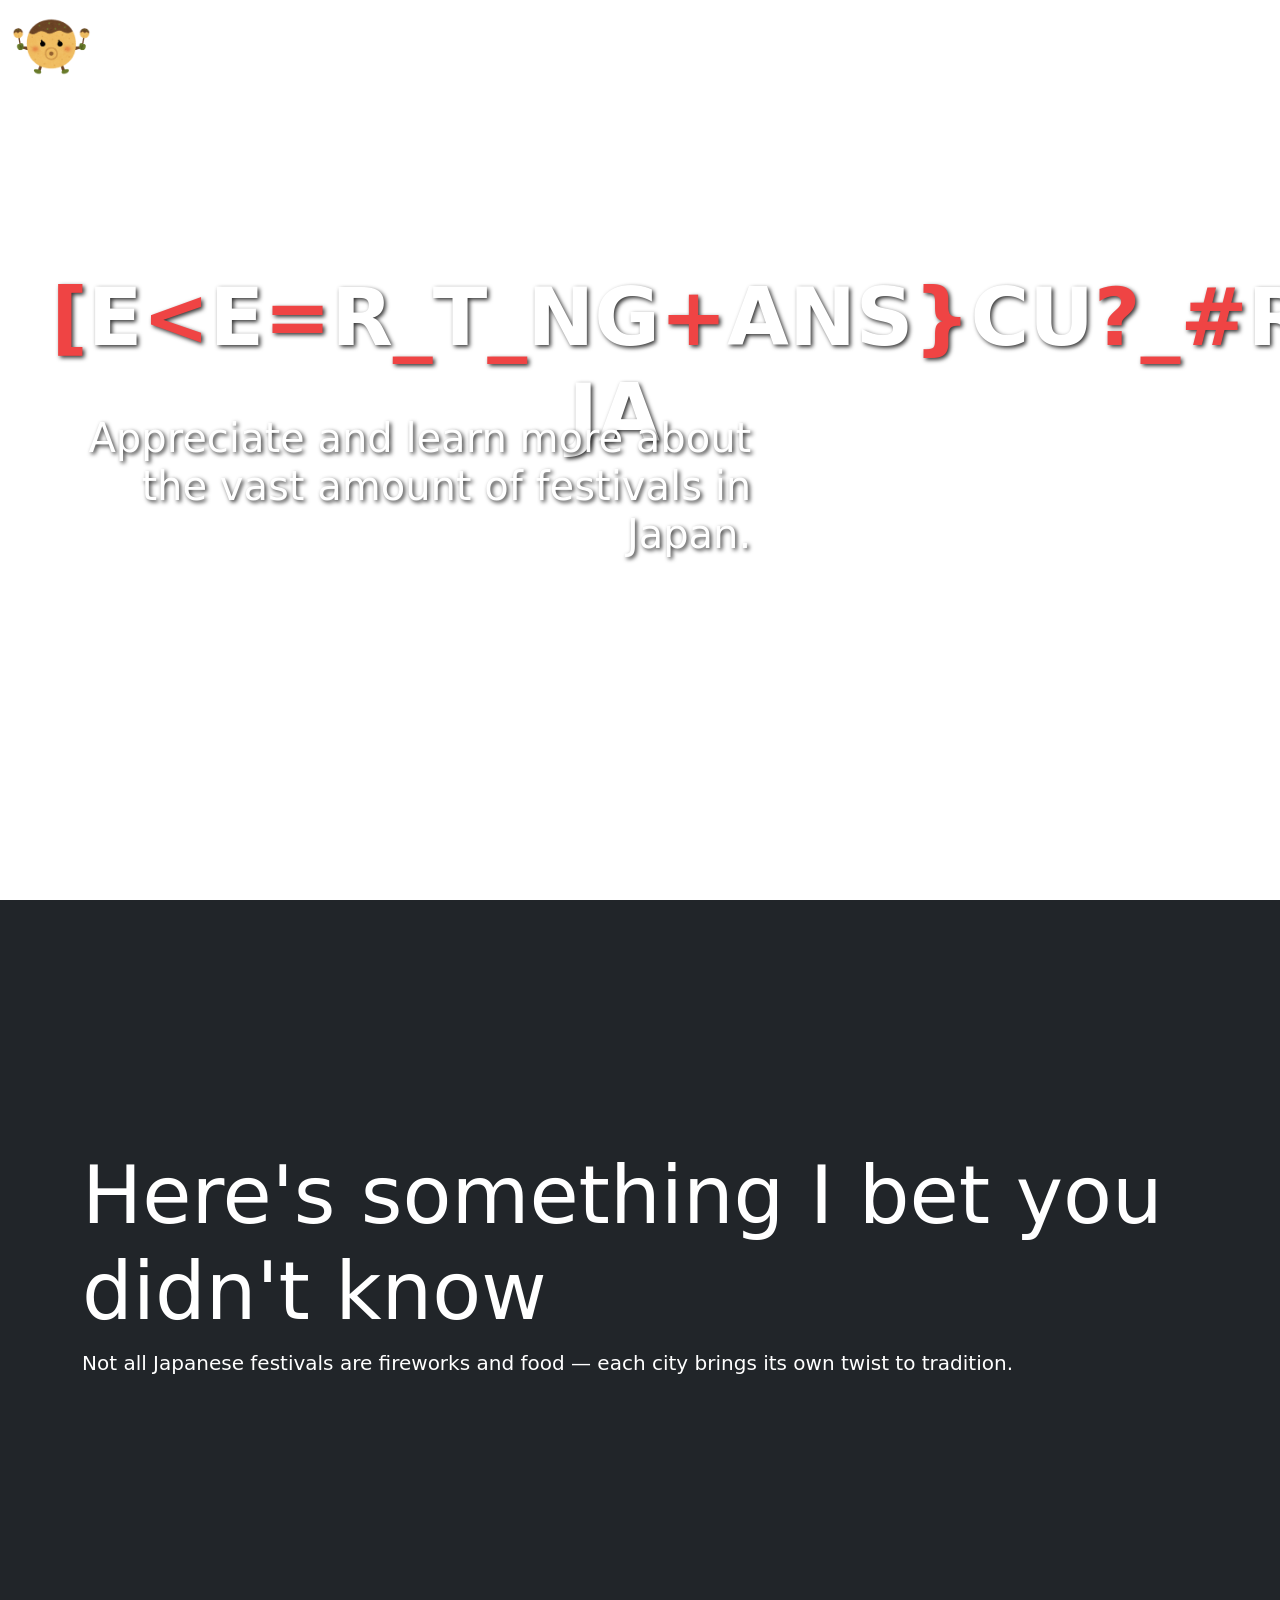
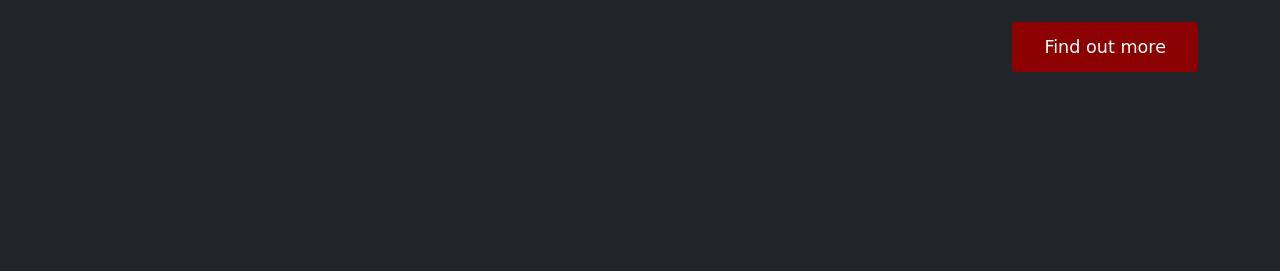
<file: index.html>
<!doctype html>
<html lang="en">
<head>
  <!-- Required meta tags -->
  <meta charset="utf-8">
  <meta name="viewport" content="width=device-width, initial-scale=1">

  <!-- Bootstrap CSS -->
  <link href="https://cdn.jsdelivr.net/npm/bootstrap@5.3.3/dist/css/bootstrap.min.css" rel="stylesheet" integrity="sha384-QWTKZyjpPEjISv5WaRU9OFeRpok6YctnYmDr5pNlyT2bRjXh0JMhjY6hW+ALEwIH" crossorigin="anonymous">

  <!-- font -->
  <link rel="preconnect" href="https://fonts.googleapis.com">
  <link rel="preconnect" href="https://fonts.gstatic.com" crossorigin>
  <link href="https://fonts.googleapis.com/css2?family=Saira+Condensed:wght@100;200;300;400;500;600;700;800;900&display=swap" rel="stylesheet">

  <!--style.css-->
  <link rel="stylesheet" href="style.css">
<title>Index.html</title>
</head>
<body>

  <!-- navbar -->
  <nav class="navbar fixed-top navbar-expand-lg navbar-dark scrolling-navbar saira-condensed-regular" aria-label="Main navigation"> 
      <div class="container-fluid">
          <a class="navbar-brand" href="index.html">
              <img src="image/character_takoyaki.png" alt="Takoyaki Character">
          </a>
          
          <button class="navbar-toggler" type="button" data-bs-toggle="collapse" data-bs-target="#navbarSupportedContent" aria-controls="navbarSupportedContent" aria-expanded="false" aria-label="Toggle navigation">
              <span class="navbar-toggler-icon"></span>
          </button>
          
          <div class="collapse navbar-collapse" id="navbarSupportedContent">
              <ul class="navbar-nav ms-auto">
                  <li class="nav-item">
                      <a class="nav-link active" href="index.html"><strong>Home</strong></a>
                  </li>
                  <li class="nav-item">
                      <a class="nav-link" href="content.html">Content</a>
                  </li>
                  <li class="nav-item">
                      <a class="nav-link" href="form.html">Feedback</a>
                  </li>
              </ul>
          </div>
      </div>
  </nav>

  <main> <!-- ADDED: Main semantic tag -->
    <!-- Video background and words first page -->
    <div class="wrapper">
      <video class="videoR" autoplay muted playsinline loop aria-hidden="true"> 
        <source src="videos/shrine2_compressed.mp4" type="video/mp4"> 
      </video>
    </div>
    
    <div class="container">
        <h1 class='text-xs-center text-lg-right display-1 fw-bold d-flex saira-condensed-thin mainTextP' id="mainText" aria-live="polite">CELEBRATING JAPANS CULTURE</h1>
        <!-- Navigating through the different types of festivals in japan -->
        <div class="col-xs-12">            
            <p class="text-xs-center text-lg-right display-6 d-flex saira-condensed-thin subTextP overflow">Appreciate and learn more about the vast amount of festivals in Japan.</p>
        </div>  
    </div> 

    <section class="bg-dark text-white py-5">
        <div class="container spacingMain scroll-text hidden-on-load">
          <h2 class="display-1 stay">Here's something I bet you didn't know</h2>
          <p class="lead stay">Not all Japanese festivals are fireworks and food — each city brings its own twist to tradition.</p>
          
          <!-- Button with proper wrapper -->
            <div style="height: 20vh;"></div>
          <div class="button-container">
            <a href="content.html" class="btn-1 moveB">
              <span>Find out more</span>
            </a>
          </div>
        </div>
        
        <div style="height: 16vh;"></div>
    </section>
  </main> <!-- ADDED: Closing main tag -->

  <!-- SIMPLE CLEAN CURSOR -->
  <div id="cursor" aria-hidden="true">
    <div class="cursor__circle"></div>
    <span class="cursor__label" id="cursorLabel">scroll</span>
  </div>

  <script src="https://cdn.jsdelivr.net/npm/bootstrap@5.3.3/dist/js/bootstrap.bundle.min.js" integrity="sha384-YvpcrYf0tY3lHB60NNkmXc5s9fDVZLESaAA55NDzOxhy9GkcIdslK1eN7N6jIeHz" crossorigin="anonymous"></script>
  <script src="script.js"></script>
</body>
</html>
</file>
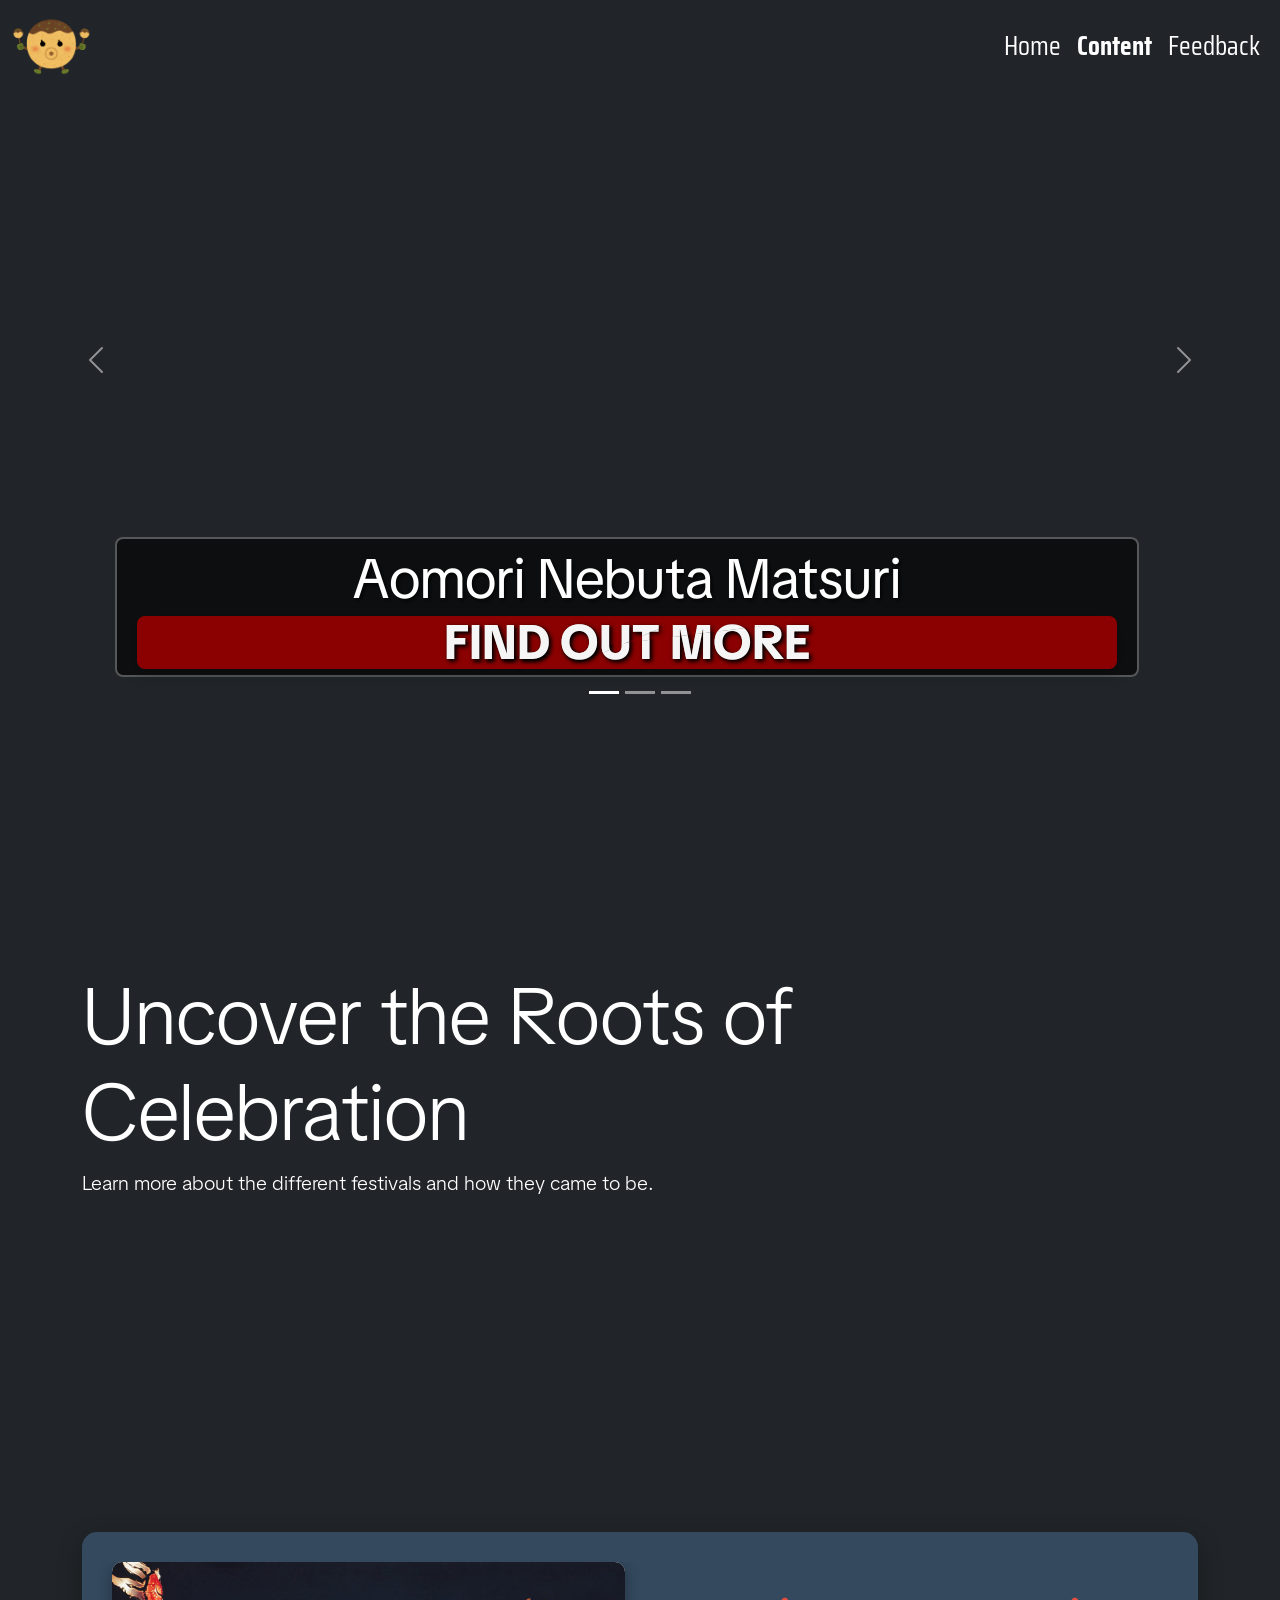
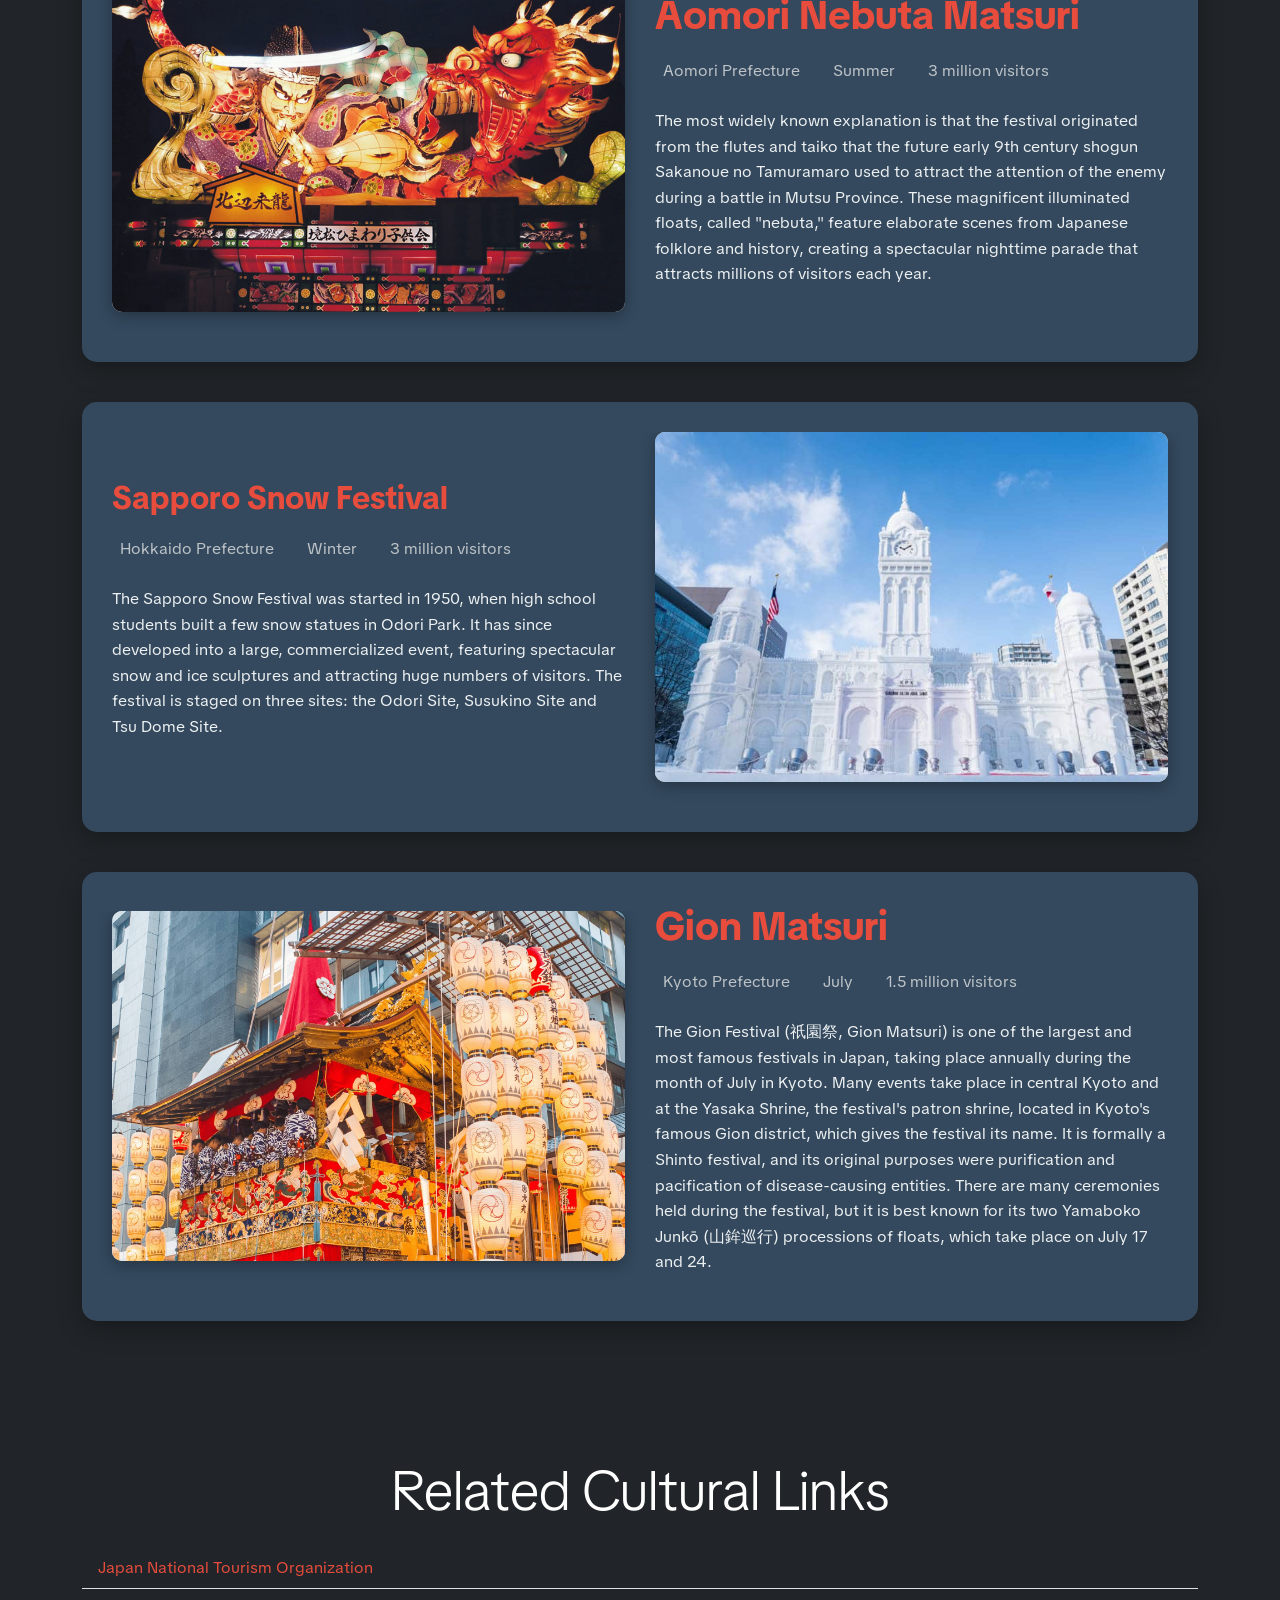
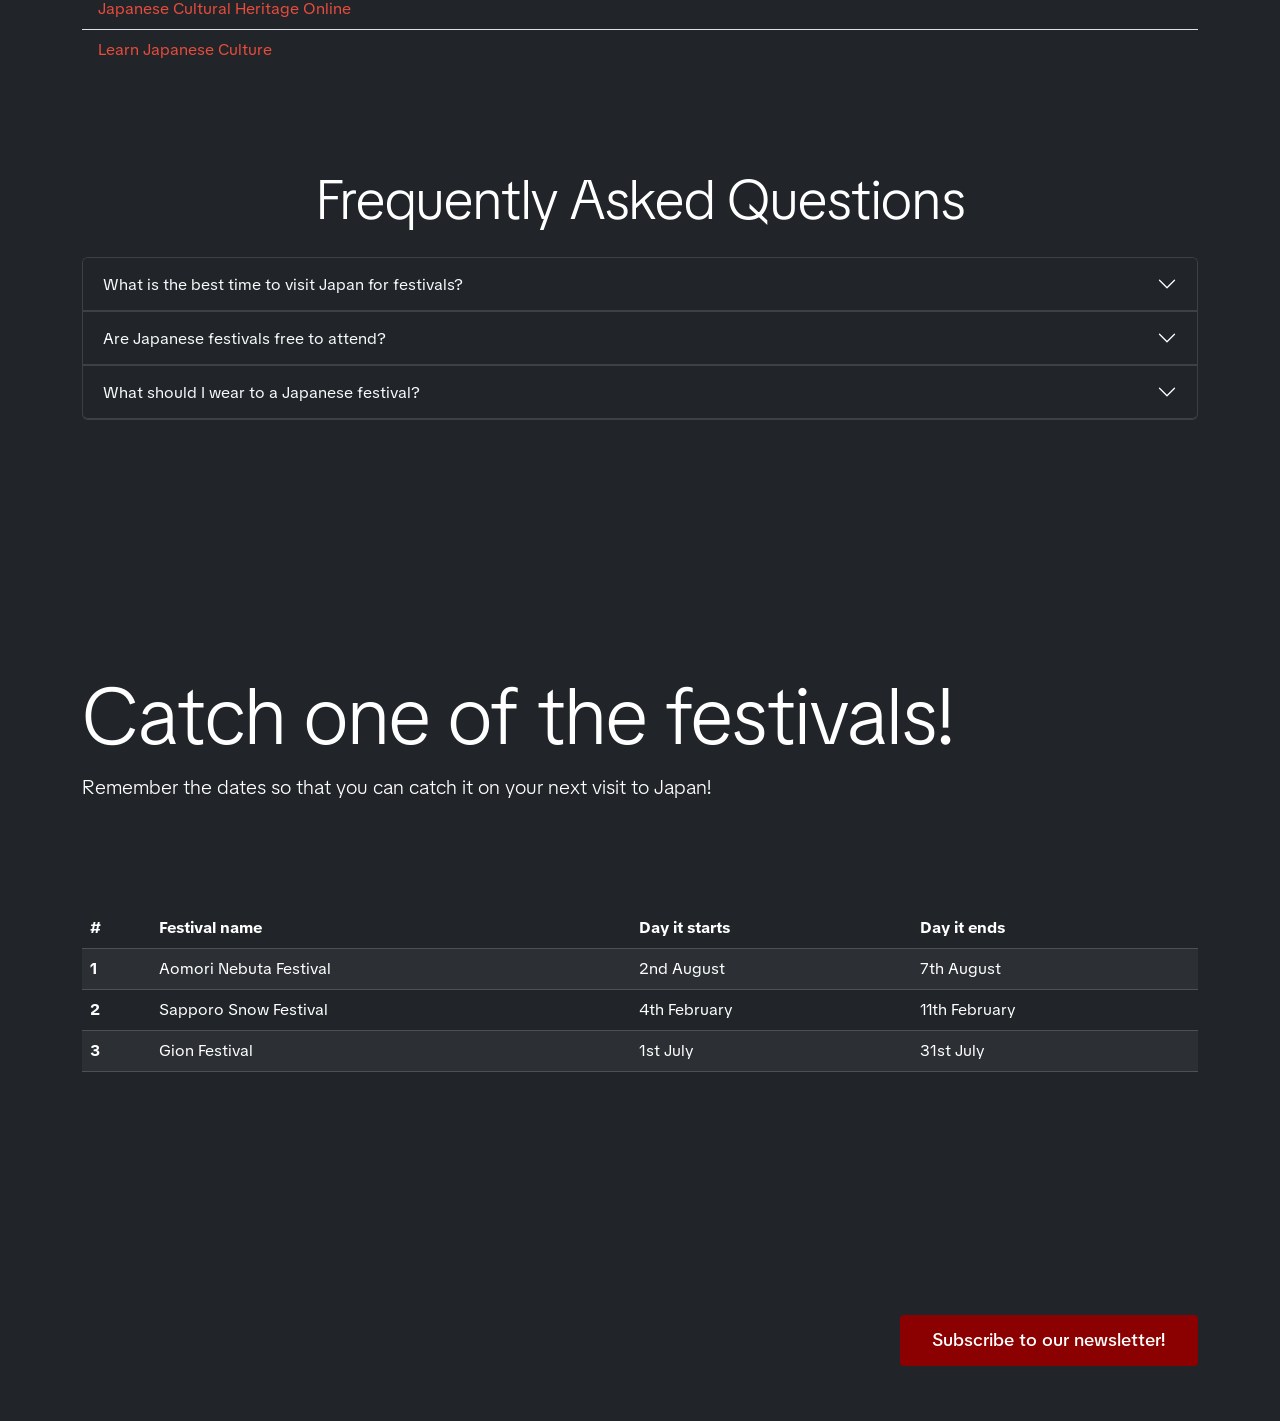
<file: content.html>
<!doctype html>
<html lang="en">
  <head>
    <!-- Required meta tags -->
    <meta charset="utf-8">
    <meta name="viewport" content="width=device-width, initial-scale=1">
    <!-- Bootstrap CSS -->
    <link href="https://cdn.jsdelivr.net/npm/bootstrap@5.3.3/dist/css/bootstrap.min.css" rel="stylesheet" integrity="sha384-QWTKZyjpPEjISv5WaRU9OFeRpok6YctnYmDr5pNlyT2bRjXh0JMhjY6hW+ALEwIH" crossorigin="anonymous">
    <!-- font -->
    <link rel="preconnect" href="https://fonts.googleapis.com">
    <link rel="preconnect" href="https://fonts.gstatic.com" crossorigin>
    <link href="https://fonts.googleapis.com/css2?family=Saira+Condensed:wght@100;200;300;400;500;600;700;800;900&family=TikTok+Sans:opsz,wght@12..36,300..900&display=swap" rel="stylesheet">
    <!--style.css-->
    <link rel="stylesheet" href="style.css">
    <title>Content</title>
  </head>
  <body class="bg-dark text-white tiktok-sans-regular">
   <!-- navbar -->
    <nav class="navbar fixed-top navbar-expand-lg navbar-dark scrolling-navbar saira-condensed-regular" aria-label="Main navigation"> 
        <div class="container-fluid">
            <a class="navbar-brand" href="index.html">
             <img src="image/character_takoyaki.png" alt ="Takoyaki Character">
            </a>
            
            <button class="navbar-toggler" type="button" data-bs-toggle="collapse" data-bs-target="#navbarSupportedContent" aria-controls="navbarSupportedContent" aria-expanded="false" aria-label="Toggle navigation">
                <span class="navbar-toggler-icon"></span>
            </button>
            
            <div class="collapse navbar-collapse" id="navbarSupportedContent">
                <ul class="navbar-nav ms-auto">
                    <li class="nav-item">
                        <a class="nav-link" href="index.html">Home</a>
                    </li>
                    <li class="nav-item">
                        <a class="nav-link active"  href="content.html"><strong>Content</strong></a>
                    </li>
                    <li class="nav-item">
                        <a class="nav-link" href="form.html">Feedback</a>
                    </li>
                </ul>
            </div>
        </div>
    </nav>

    <!-- Carousel -->
    <div id="carouselExampleCaptions" class="carousel slide" data-bs-ride="carousel" role="region" aria-label="Japanese Festivals Carousel">
      <div class="carousel-indicators">
        <button type="button" data-bs-target="#carouselExampleCaptions" data-bs-slide-to="0" class="active" aria-current="true" aria-label="Slide 1"></button>
        <button type="button" data-bs-target="#carouselExampleCaptions" data-bs-slide-to="1" aria-label="Slide 2"></button>
        <button type="button" data-bs-target="#carouselExampleCaptions" data-bs-slide-to="2" aria-label="Slide 3"></button>
      </div>
            
          
    <div class="carousel-inner">
      <div class="carousel-item active" role="group" aria-roledescription="slide">
        <video src="videos/nebuta.mp4" autoplay muted playsinline loop class="d-block w-100" aria-hidden="true"></video>
        <div class="carousel-caption d-md-block bottom caption1 left">
          <h5 class="display-4"><strong>Aomori Nebuta Matsuri</strong></h5> 
          <div role="button" tabindex="0" onclick="location.href='#nebuta'" class="slash-button" aria-label="Find out more about Aomori Nebuta Matsuri">
            <span class="button-text">Find out more</span>
            <span class="button-text">Find out more</span>
            <span class="button-text">Find out more</span>
            <div class="slash-line"></div>
            <div class="sword-flash"></div>
          </div>
        </div>
      </div>
              
                        
        <div class="carousel-item" role="group" aria-roledescription="slide">
          <video src="videos/sapporo.mp4" autoplay muted playsinline loop class="d-block w-100" aria-hidden="true"></video>
          <div class="carousel-caption d-md-block caption1 left bottom">
            <h5 class="display-4"><strong>Sapporo Snow Festival</strong></h5> 
            <div class="button-container">
                <button type="button" onclick="location.href='#sapporo'" class="btn btn-1 hover-filled-opacity" aria-label="Find out more about Sapporo Snow Festival">
                    <span>Find out more</span>
                </button>
            </div>
          </div>
        </div>
                
        <div class="carousel-item" role="group" aria-roledescription="slide">
          <video src="videos/gion.mp4" autoplay muted playsinline loop class="d-block w-100" aria-hidden="true"></video>
          <div class="carousel-caption d-md-block caption1 left bottom">
            <h5 class="display-4"><strong>Gion Matsuri</strong></h5>
            <div class="button-container">
                <button type="button" onclick="location.href='#gion'" class="btn btn-1 hover-filled-opacity" aria-label="Find out more about Gion Matsuri">
                    <span>Find out more</span>
                </button>
            </div>
          </div>
        </div>
      </div>
            
      <button class="carousel-control-prev" type="button" data-bs-target="#carouselExampleCaptions" data-bs-slide="prev">
        <span class="carousel-control-prev-icon" aria-hidden="true"></span>
        <span class="visually-hidden">Previous</span>
      </button>
      <button class="carousel-control-next" type="button" data-bs-target="#carouselExampleCaptions" data-bs-slide="next">
        <span class="carousel-control-next-icon" aria-hidden="true"></span>
        <span class="visually-hidden">Next</span>
      </button>
    </div>

    <!-- Additional content section -->           
      <section class="bg-dark text-white py-5 tiktok-sans-regular">
        <div id="nebuta" class="container spacingMain">
          <h2 class="display-1 stay scroll-text hidden-on-load">Uncover the Roots of Celebration</h2>
          <p class="lead stay scroll-text hidden-on-load">Learn more about the different festivals and how they came to be.</p>
          </div>
          
        <div style="height: 30vh;"></div>
        </section>
    <!-- Main Content -->
    <main class="main-content tiktok-sans-regular scroll-text hidden-on-load ">
        <div class="container stay">
            <!-- Aomori Nebuta Matsuri Section -->
            <div class="festival-card">
                <div class="row">
                    <div class="col-lg-6 col-md-12 mb-4 mb-lg-0">
                        <div class="image-container">
                            <img src="image/nebutaimage.jpg"
                                  alt="Aomori Nebuta Matsuri illuminated float featuring traditional Japanese warriors and mythological creatures"
                                  class="festival-image"
                                 loading="lazy">
                              <!-- source="https://www.timeout.com/tokyo/things-to-do/nakanobu-nebuta-matsuri -->
                        </div>
                    </div>
                    <div class="col-lg-6 col-md-12">
                        <h1 class="festival-title">Aomori Nebuta Matsuri</h1>
                                                
                        <div class="festival-info">
                            <div class="info-item">
                                <i class="fas fa-map-marker-alt"></i>
                                <span>Aomori Prefecture</span>
                            </div>
                            <div class="info-item">
                                <i class="fas fa-calendar-alt"></i>
                                <span>Summer</span>
                            </div>
                            <div class="info-item">
                                <i class="fas fa-users"></i>
                                <span>3 million visitors</span>
                            </div>
                        </div>
                                                
                        <p id=sapporo2 class="festival-description ">
                            The most widely known explanation is that the festival originated from the flutes and taiko that the future early 9th century shogun Sakanoue no Tamuramaro used to attract the attention of the enemy during a battle in Mutsu Province. These magnificent illuminated floats, called "nebuta," feature elaborate scenes from Japanese folklore and history, creating a spectacular nighttime parade that attracts millions of visitors each year.
                        </p>
                    </div>
                </div>
            </div>

            <!-- Sapporo Snow Festival Section -->
            <div id=sapporo class="festival-card">
                <div class="row">
                    <div class="col-lg-6 col-md-12 mb-4 mb-lg-0">
                        <h2 class="section-title">Sapporo Snow Festival</h2>
                        <div class="festival-info">
                            <div class="info-item">
                                <i class="fas fa-map-marker-alt"></i>
                                <span>Hokkaido Prefecture</span>
                            </div>
                            <div class="info-item">
                                <i class="fas fa-calendar-alt"></i>
                                <span>Winter</span>
                            </div>
                            <div class="info-item">
                                <i class="fas fa-users"></i>
                                <span>3 million visitors</span>
                            </div>
                        </div>
                        <p class="festival-description">
                            The Sapporo Snow Festival was started in 1950, when high school students built a few snow statues in Odori Park. It has since developed into a large, commercialized event, featuring spectacular snow and ice sculptures and attracting huge numbers of visitors. The festival is staged on three sites: the Odori Site, Susukino Site and Tsu Dome Site.
                        </p>
                    </div>
                    <div class="col-lg-6 col-md-12">
                        <div class="image-container">
                            <img id=gion src="image/sapporo.jpg"
                                  alt="Sapporo Snow Festival featuring spectacular snow and ice sculptures"
                                  class="festival-image"
                                 loading="lazy">
                                   <!-- source="https://japancheapo.com/events/sapporo-snow-festival/ -->
                        </div>
                    </div>
                </div>
            </div>
        </div>
              
        <div class="container">
            <!-- Gion Matsuri Section -->
            <div class="festival-card">
                <div class="row">
                    <div class="col-lg-6 col-md-12 mb-4 mb-lg-0">
                        <div class="image-container">
                            <img src="image/gion.png"
                                  alt="Gion Matsuri traditional Japanese festival procession"
                                  class="festival-image"
                                 loading="lazy">
                                  <!-- source="https://mirucollection.com/gion-matsuri-a-quick-guide-to-kyotos-festive-summer-spectacle-2/ -->
                        </div>
                    </div>
                    <div class="col-lg-6 col-md-12">
                        <h1 class="festival-title">Gion Matsuri</h1>
                                                
                        <div class="festival-info">
                            <div class="info-item">
                                <i class="fas fa-map-marker-alt"></i>
                                <span>Kyoto Prefecture</span>
                            </div>
                            <div class="info-item">
                                <i class="fas fa-calendar-alt"></i>
                                <span>July</span>
                            </div>
                            <div class="info-item">
                                <i class="fas fa-users"></i>
                                <span>1.5 million visitors</span>
                            </div>
                        </div>
                                                
                        <p class="festival-description">
                          The Gion Festival (祇園祭, Gion Matsuri) is one of the largest and most famous festivals in Japan, taking place annually during the month of July in Kyoto. Many events take place in central Kyoto and at the Yasaka Shrine, the festival's patron shrine, located in Kyoto's famous Gion district, which gives the festival its name. It is formally a Shinto festival, and its original purposes were purification and pacification of disease-causing entities. There are many ceremonies held during the festival, but it is best known for its two Yamaboko Junkō (山鉾巡行) processions of floats, which take place on July 17 and 24.
                        </p>
                    </div>
                </div>
            </div>
        </div>
        <!-- New section for dynamic content -->
    <section class="bg-dark text-white py-5 tiktok-sans-regular">
      <div class="container mt-5">
        <h2 class="display-4 text-center mb-4 scroll-text hidden-on-load">Related Cultural Links</h2>
        <ul id="related-links-container" class="list-group list-group-flush">
           <!-- Links will be dynamically inserted here by script.js  -->
        </ul>
      </div>
    </section>
        <!--Accordion for FAQs or additional info -->
        <div class="container mt-5">
          <h2 class="display-4 text-center mb-4 scroll-text hidden-on-load">Frequently Asked Questions</h2>
          <div class="accordion bg-dark text-white" id="festivalAccordion">
            <div class="accordion-item">
              <h2 class="accordion-header" id="headingOne">
                <button class="accordion-button collapsed" type="button" data-bs-toggle="collapse" data-bs-target="#collapseOne" aria-expanded="false" aria-controls="collapseOne">
                  What is the best time to visit Japan for festivals?
                </button>
              </h2>
              <div id="collapseOne" class="accordion-collapse collapse" aria-labelledby="headingOne" data-bs-parent="#festivalAccordion">
                <div class="accordion-body">
                  Japan has festivals year-round! Summer (July-August) is popular for vibrant outdoor festivals like Gion Matsuri and Nebuta Matsuri, while winter (February) is famous for snow festivals like Sapporo. Spring (March-April) offers cherry blossom festivals, and autumn (October-November) has harvest and cultural events.
                </div>
              </div>
            </div>
            <div class="accordion-item">
              <h2 class="accordion-header" id="headingTwo">
                <button class="accordion-button collapsed" type="button" data-bs-toggle="collapse" data-bs-target="#collapseTwo" aria-expanded="false" aria-controls="collapseTwo">
                  Are Japanese festivals free to attend?
                </button>
              </h2>
              <div id="collapseTwo" class="accordion-collapse collapse" aria-labelledby="headingTwo" data-bs-parent="#festivalAccordion">
                <div class="accordion-body">
                  Most Japanese festivals are free to attend and enjoy the parades and atmosphere. However, some special events, seating areas, or specific performances within a festival might require a ticket or fee. Food and souvenir stalls will, of course, have costs.
                </div>
              </div>
            </div>
            <div class="accordion-item">
              <h2 class="accordion-header" id="headingThree">
                <button class="accordion-button collapsed" type="button" data-bs-toggle="collapse" data-bs-target="#collapseThree" aria-expanded="false" aria-controls="collapseThree">
                  What should I wear to a Japanese festival?
                </button>
              </h2>
              <div id="collapseThree" class="accordion-collapse collapse" aria-labelledby="headingThree" data-bs-parent="#festivalAccordion">
                <div class="accordion-body">
                  Comfortable shoes are a must, as you'll likely be doing a lot of walking. Depending on the season, dress appropriately for the weather. Many locals wear traditional yukata (light cotton kimono) during summer festivals, and you can often rent or purchase one to join in the spirit!
                </div>
              </div>
            </div>
          </div>
        </div>

    </main>
    <section class="bg-dark text-white py-5 tiktok-sans-regular">
        <div class="container spacingMain scroll-text hidden-on-load">
          <h2 class="display-1 stay">Catch one of the festivals!</h2>
          <p class="lead stay">Remember the dates so that you can catch it on your next visit to Japan!</p>
          
        <div style="height: 10vh;"></div>
        <div>
          <table class="table table-dark table-striped custom-table mx-auto"> 
  <caption class="visually-hidden">Table of Japanese Festival Dates</caption>
  <thead>
    <tr>
      <th scope="col">#</th>
      <th scope="col">Festival name</th>
      <th scope="col">Day it starts</th>
      <th scope="col">Day it ends</th>
    </tr>
  </thead>
  <tbody>
    <tr>
      <th scope="row">1</th>
      <td>Aomori Nebuta Festival</td>
      <td>2nd August</td>
      <td>7th August</td>
    </tr>
    <tr>
      <th scope="row">2</th>
      <td>Sapporo Snow Festival</td>
      <td>4th February</td>
      <td>11th February</td>
    </tr>
    <tr>
      <th scope="row">3</th>
      <td>Gion Festival</td>
      <td>1st July </td>
      <td>31st July</td>
    </tr>
  </tbody>
</table>
        </div>

    <div style="height: 20vh;"></div>
              <div class="button-container">
            <a href="form.html" class="btn-1 moveB">
              <span>Subscribe to our newsletter!</span>
            </a>
          </div>
          </div>
  </section>
    <!-- cursor -->
    <div id="cursor" aria-hidden="true">
        <div class="cursor__circle"></div>
        <span class="cursor__label" id="cursorLabel">scroll</span>
    </div>

    <!-- Bootstrap JS Bundle -->
    <script src="https://cdn.jsdelivr.net/npm/bootstrap@5.3.3/dist/js/bootstrap.bundle.min.js" integrity="sha384-YvpcrYf0tY3lHB60NNkmXc5s9fDVZLESaAA55NDzOxhy9GkcIdslK1eN7N6jIeHz" crossorigin="anonymous"></script>
    <script src="script.js"></script>
  </body>
</html>
</file>
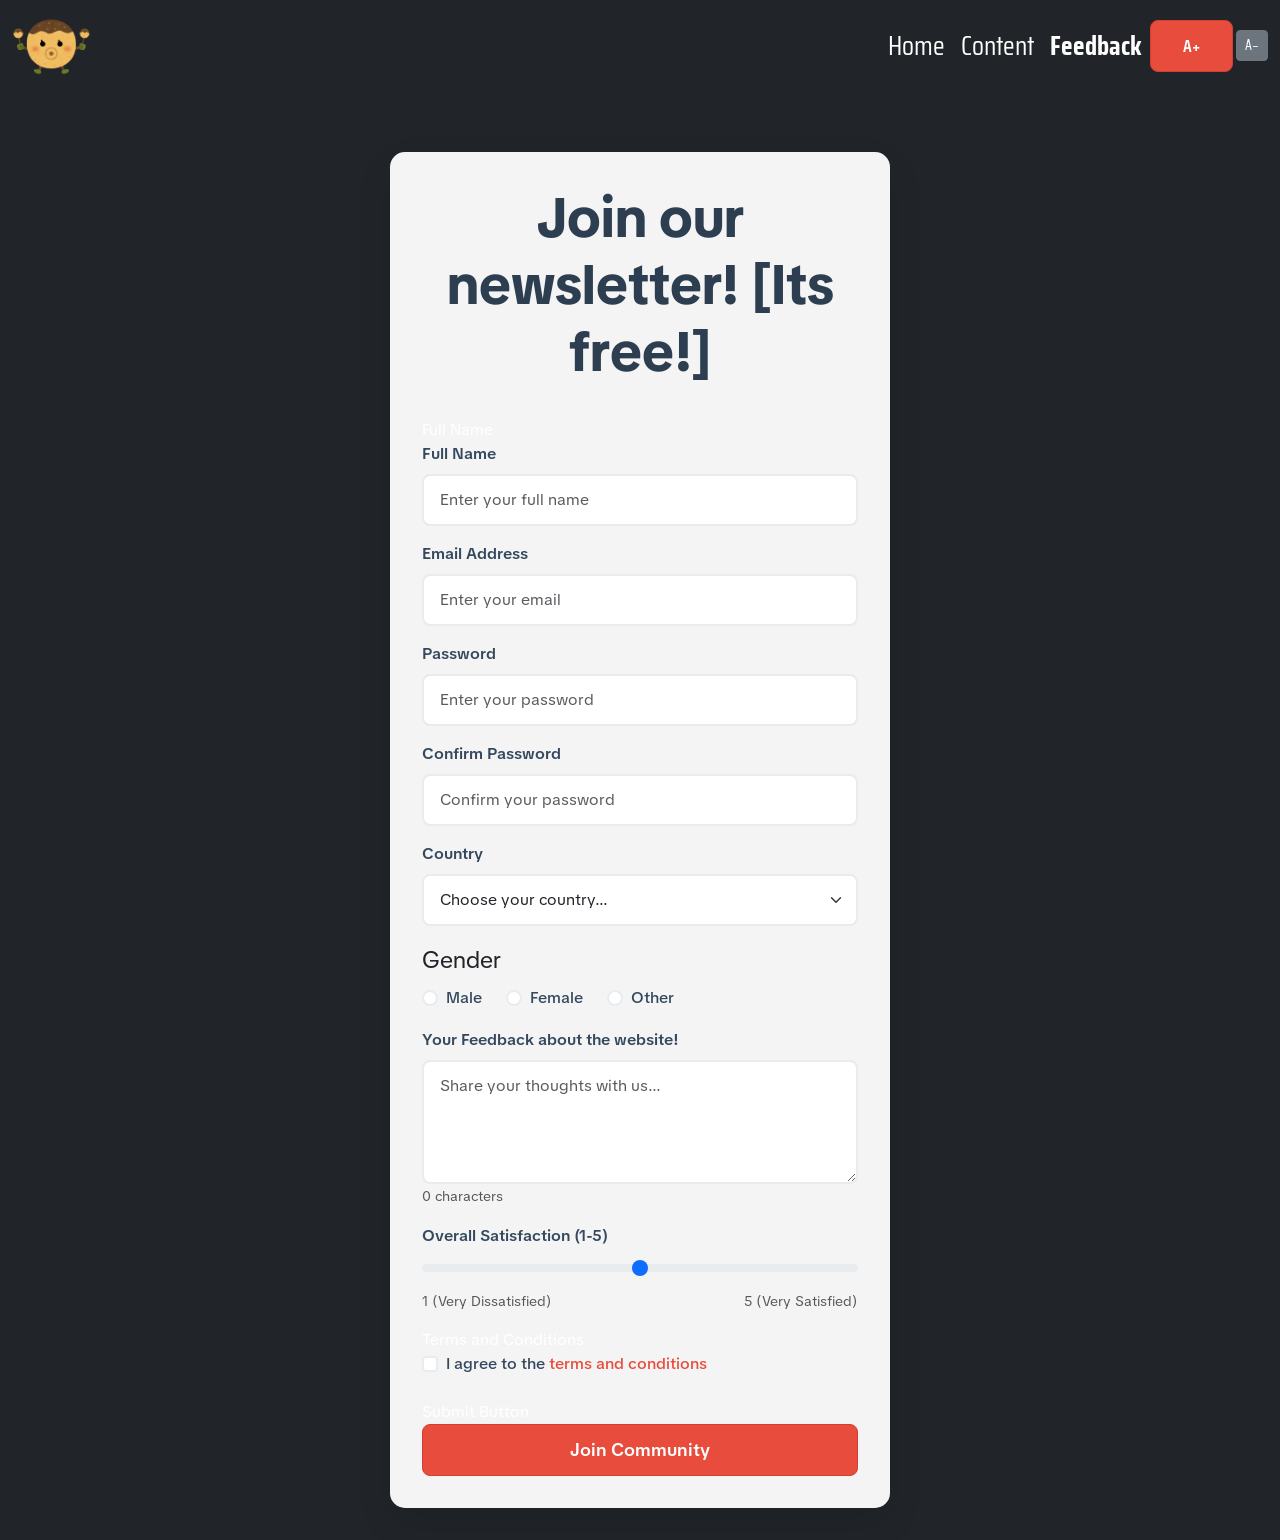
<file: form.html>
<!DOCTYPE html>
<html lang="en">
<head>
  <meta charset="UTF-8">
  <meta name="viewport" content="width=device-width, initial-scale=1.0">
  <title>Feedback Form</title>
  <link href="https://cdn.jsdelivr.net/npm/bootstrap@5.3.3/dist/css/bootstrap.min.css" rel="stylesheet">
    <!-- Font imports   -->
  <link rel="preconnect" href="https://fonts.googleapis.com">
  <link rel="preconnect" href="https://fonts.gstatic.com" crossorigin>
  <link href="https://fonts.googleapis.com/css2?family=Saira+Condensed:wght@100;200;300;400;500;600;700;800;900&family=TikTok+Sans:opsz,wght@12..36,300..900&display=swap" rel="stylesheet">

  <link rel="stylesheet" href="style.css">
</head>
<body class="bg-dark text-white tiktok-sans-regular">
    <!-- Navbar   -->
  <nav class="navbar fixed-top navbar-expand-lg navbar-dark scrolling-navbar saira-condensed-regular" aria-label="Main navigation">
      <div class="container-fluid">
          <a class="navbar-brand" href="index.html">
            <img src="image/character_takoyaki.png" alt="Takoyaki Character">
          </a>

          <button class="navbar-toggler" type="button" data-bs-toggle="collapse" data-bs-target="#navbarSupportedContent" aria-controls="navbarSupportedContent" aria-expanded="false" aria-label="Toggle navigation">
              <span class="navbar-toggler-icon"></span>
          </button>

          <div class="collapse navbar-collapse" id="navbarSupportedContent">
              <ul class="navbar-nav ms-auto">
                  <li class="nav-item">
                      <a class="nav-link" href="index.html">Home</a>
                  </li>
                  <li class="nav-item">
                      <a class="nav-link"  href="content.html">Content</a>
                  </li>
                  <li class="nav-item">
                      <a class="nav-link active" href="form.html"><strong>Feedback</strong></a>
                  </li>
                  <li class="nav-item">
                      <button id="increaseFontBtn" class="btn btn-sm btn-primary">A+</button>
                      <button id="decreaseFontBtn" class="btn btn-sm btn-secondary">A−</button>
                  </li>
              </ul>
          </div>
      </div>
  </nav>


    <!-- Form Container   -->
  <div class="container" style="padding-top: 120px;">
    <div class="form-container">
      <h1 class="form-title display-4">Join our newsletter! [Its free!]</h1>
      <form id="signupForm" novalidate>
          Full Name  
        <div class="mb-3">
          <label for="fullName" class="form-label">Full Name</label>
          <input type="text" class="form-control" id="fullName" placeholder="Enter your full name" required autocomplete="name" aria-describedby="fullNameFeedback">
          <div class="invalid-feedback" id="fullNameFeedback">
            Please provide a valid name.
          </div>
        </div>
<!-- 
          Email   -->
        <div class="mb-3">
          <label for="email" class="form-label">Email Address</label>
          <input type="email" class="form-control" id="email" placeholder="Enter your email" required autocomplete="email" aria-describedby="emailFeedback">
          <div class="invalid-feedback" id="emailFeedback">
            Please provide a valid email address.
          </div>
        </div>

          <!-- Password   -->
        <div class="mb-3">
          <label for="inputPassword4" class="form-label">Password</label>
          <input type="password" class="form-control" id="inputPassword4" placeholder="Enter your password" minlength="6" required autocomplete="new-password" aria-describedby="passwordFeedback">
          <div class="invalid-feedback" id="passwordFeedback">
            Password must be at least 6 characters long.
          </div>
        </div>
<!-- 
         Confirm Password   -->
        <div class="mb-3">
          <label for="confirmPassword" class="form-label">Confirm Password</label>
          <input type="password" class="form-control" id="confirmPassword" placeholder="Confirm your password" required aria-describedby="confirmPasswordFeedback">
          <div class="invalid-feedback" id="confirmPasswordFeedback">
            Passwords do not match.
          </div>
        </div>

         <!-- Country Selection   -->
        <div class="mb-3">
          <label for="country" class="form-label">Country</label>
          <select class="form-select" id="country" required autocomplete="country-name" aria-describedby="countryFeedback">
            <option value="" selected disabled>Choose your country...</option>
            <option value="singapore">Singapore</option>
            <option value="japan">Japan</option>
            <option value="usa">United States</option>
            <option value="uk">United Kingdom</option>
            <option value="australia">Australia</option>
            <option value="canada">Canada</option>
            <option value="other">Other</option>
          </select>
          <div class="invalid-feedback" id="countryFeedback">
            Please select your country.
          </div>
        </div>

          <!-- Gender Selection   -->
        <div class="mb-3">
          <fieldset>
            <legend class="text-dark">Gender</legend>
            <div class="gender-group">
              <div class="form-check form-check-inline">
                <input class="form-check-input" type="radio" name="gender" id="male" value="male" required aria-describedby="genderFeedback">
                <label class="form-check-label" for="male">Male</label>
              </div>
              <div class="form-check form-check-inline">
                <input class="form-check-input" type="radio" name="gender" id="female" value="female" required aria-describedby="genderFeedback">
                <label class="form-check-label" for="female">Female</label>
              </div>
              <div class="form-check form-check-inline">
                <input class="form-check-input" type="radio" name="gender" id="other-gender" value="other" required aria-describedby="genderFeedback">
                <label class="form-check-label" for="other-gender">Other</label>
              </div>
            </div>
            <div class="invalid-feedback" id="genderFeedback">
              Please select your gender.
            </div>
          </fieldset>
        </div>
<!-- 
          Feedback/Comments Textarea   -->
        <div class="mb-3">
          <label for="feedback" class="form-label">Your Feedback about the website!</label>
          <textarea class="form-control" id="feedback" rows="4" placeholder="Share your thoughts with us..."></textarea>
          <small id="feedbackCharCount" class="form-text text-muted">0 characters</small>
        </div>

          <!-- Overall Satisfaction Range Slider   -->
        <div class="mb-3">
          <label for="satisfaction" class="form-label">Overall Satisfaction (1-5)</label>
          <input type="range" class="form-range" id="satisfaction" min="1" max="5" step="1" value="3">
          <div class="d-flex justify-content-between mt-1">
            <small class="text-muted">1 (Very Dissatisfied)</small>
            <small class="text-muted">5 (Very Satisfied)</small>
          </div>
        </div>

          Terms and Conditions  
        <div class="mb-4 form-check">
          <input type="checkbox" class="form-check-input" id="terms" required aria-describedby="termsFeedback">
          <label class="form-check-label" for="terms">
            I agree to the <a class="text-decoration-none" style="color: #e74c3c;">terms and conditions</a>
          </label>
          <div class="invalid-feedback" id="termsFeedback">
            You must agree to the terms and conditions.
          </div>
        </div>

          Submit Button  
        <div class="d-grid">
          <button type="submit" class="btn btn-primary">Join Community</button>
        </div>
      </form>
    </div>
  </div>

    <!-- Success Modal   -->
  <div class="modal fade" id="successModal" tabindex="-1" aria-labelledby="successModalLabel" aria-hidden="true" role="dialog" aria-modal="true">
    <div class="modal-dialog modal-dialog-centered">
      <div class="modal-content success-modal">
        <div class="modal-header border-0">
          <button type="button" class="btn-close btn-close-white" data-bs-dismiss="modal" aria-label="Close"></button>
        </div>
        <div class="modal-body text-center py-5">
          <div class="success-icon mb-4">
            <div class="checkmark-circle">
              <div class="checkmark"></div>
            </div>
          </div>
          <h2 class="modal-title mb-3" id="successModalLabel">Welcome to Our Community!</h2>
          <p class="lead mb-4">Thank you for joining us on this journey to explore Japanese culture and festivals.</p>
          <p class="text-muted">You'll receive a confirmation email shortly with more information about upcoming festivals and exclusive content.</p>
        </div>
        <div class="modal-footer border-0 justify-content-center pb-4">
          <button type="button" class="btn btn-outline-light me-3" data-bs-dismiss="modal">Close</button>
          <button type="button" onclick="location.href='content.html'" class="btn btn-primary">Explore Festivals</button>
        </div>
      </div>
    </div>
  </div>

    <!-- Custom cursor   -->
  <div id="cursor" aria-hidden="true">
    <div class="cursor__circle"></div>
    <span class="cursor__label" id="cursorLabel">scroll</span>
  </div>
<!-- 
   Scripts - IMPORTANT: Load Bootstrap first, then your custom script   -->
  <script src="https://cdn.jsdelivr.net/npm/bootstrap@5.3.3/dist/js/bootstrap.bundle.min.js"></script>
  <script src="script.js"></script>
</body>
</html>
</file>
<file: style.css>
/* fonts used */
.saira-condensed-regular {
  font-family: "Saira Condensed", sans-serif;
  font-weight: 400;
  font-style: normal;
}

.tiktok-sans-regular {
  font-family: "TikTok Sans", sans-serif;
  /* Removed: font-optical-sizing: auto; */
  font-weight: 400; /* Replace with 100–900 depending on desired weight */
  font-style: normal;
  font-variation-settings: "slnt" 0, "wdth" 100;
}

/* Global/Base Styles */
body,
html {
  margin: 0;
  padding: 0;
  cursor: default;
}

/* Allow selection only in input fields */
input,
textarea {
  -webkit-user-select: text !important;
  -moz-user-select: text !important;
  -ms-user-select: text !important;
  user-select: text !important;
}

/* for words to be viewed properly on the screen on all devices */

@media only screen and (min-width: 992px) {
  .text-lg-right {
    text-align: right !important;
  }
}

/* Smooth scrolling for better UX */
html {
  scroll-behavior: smooth;
}

@media (prefers-reduced-motion: reduce) {
  .hidden-on-load {
    transition: none;
  }

  .btn-1::before {
    transition: none;
  }

  .cursor__circle {
    transition: none;
  }

  html {
    scroll-behavior: auto;
  }

  * {
    animation-duration: 0.01ms !important;
    animation-iteration-count: 1 !important;
    transition-duration: 0.01ms !important;
  }
}

/* Cursor Styling */
#cursor {
  position: fixed;
  z-index: 9998;
  left: 0;
  top: 0;
  pointer-events: none;
  will-change: transform;
  display: none;
}

@media (hover: hover) and (pointer: fine) {
  .cursor__circle {
    /* Main circle outline */
    width: 40px;
    height: 40px;
    margin-top: -20px;
    margin-left: -20px;
    border-radius: 50%;

    background: transparent;
    border: 2px solid rgba(255, 255, 255, 0.8);

    transition: all 0.2s cubic-bezier(0.25, 0.46, 0.45, 0.94);

    /* Center dot */
    position: relative;
  }

  /* Hover state - grows larger */
  #cursor.hover .cursor__circle {
    width: 60px;
    height: 60px;
    margin-top: -30px;
    margin-left: -30px;
    border-color: rgba(255, 255, 255, 1);
    border-width: 2px;
  }

  /* Hover state - dot gets bigger too */
  #cursor.hover .cursor__circle::after {
    width: 8px;
    height: 8px;
    background: rgba(255, 255, 255, 1);
  }

  /* Dragging state - different style */
  #cursor.dragging .cursor__circle {
    width: 50px;
    height: 50px;
    margin-top: -25px;
    margin-left: -25px;
    border-color: rgba(255, 107, 107, 0.9);
    border-width: 3px;
  }

  /* Dragging state - red dot */
  #cursor.dragging .cursor__circle::after {
    width: 8px;
    height: 8px;
    background: rgba(255, 107, 107, 0.9);
  }
}

.cursor__label {
  position: absolute;
  left: 50%;
  top: 70px; /* Position below the cursor */
  transform: translateX(-50%);
  color: rgba(255, 255, 255, 0.8);
  font-size: 10px;
  font-family: "Saira Condensed", monospace;
  font-weight: 600;
  text-align: center;
  user-select: none;
  pointer-events: none;
  text-shadow: 0 0 4px rgba(0, 0, 0, 0.8);
  opacity: 0.7;
  letter-spacing: 0.5px;
  text-transform: uppercase;
  transition: opacity 0.2s ease;
}

/* Hide label when hovering buttons */
#cursor.hover .cursor__label {
  opacity: 0;
}

body.dragging {
  cursor: default;
}

body.dragging * {
  pointer-events: none !important;
}

/* Allow button clicks and navigation */
body.dragging .btn-1,
body.dragging .navbar,
body.dragging .navbar *,
body.dragging a,
body.dragging button {
  pointer-events: auto !important;
}

/* navbar styling works for all pages */
.navbar {
  background-color: transparent !important;
  padding-top: 0.25rem;
  padding-bottom: 0.25rem;
  transition: background-color 0.3s ease;
  z-index: 9999;
}

.navbar.scrolled {
  background-color: darkred !important;
}

@media only screen and (max-width: 768px) {
  .navbar {
    background-color: darkred !important;
  }
}

.navbar-brand img {
  height: 75px;
  width: auto;
}

.navbar-nav .nav-link {
  font-size: 1.7rem;
  padding-top: 0.4rem;
  padding-bottom: 0.4rem;
  color: white !important;
}

@media only screen and (max-width: 768px) {
  .navbar-nav .nav-link {
    font-size: 1.5rem;
    padding: 0.75rem 1rem;
    text-align: center;
  }

  .navbar-collapse {
    background-color: darkred;
    margin-top: 0.5rem;
    border-radius: 0.375rem;
    padding: 0.5rem;
  }

  .navbar-toggler {
    border: 2px solid rgba(255, 255, 255, 0.5);
    padding: 0.375rem 0.75rem;
  }

  .navbar-toggler:focus {
    box-shadow: 0 0 0 0.25rem rgba(255, 255, 255, 0.25);
  }

  .navbar-brand img {
    height: 60px;
  }
}

.navbar {
  z-index: 1030;
}

/* for text fade in effect (used across pages) */
.hidden-on-load {
  opacity: 0;
  transform: translateY(50px);
  transition: opacity 0.8s ease-out, transform 0.8s ease-out;
}

.reveal {
  opacity: 1 !important;
  transform: translateY(0) !important;
  visibility: visible !important;
}

.overflow {
  max-width: 700px;
}

.spacingMain {
  margin-top: 200px;
}

.stay {
  z-index: 10000;
  opacity: 1 !important;
  visibility: visible !important;
}

.button-container {
  position: relative;
  width: 100%;
  margin-top: 3rem;
  text-align: right;
}

.moveB {
  position: relative;
  display: inline-block;
  margin-left: auto;
}

/* Button with normal cursor behavior */
.btn-1 {
  position: relative;
  overflow: hidden;
  background-color: darkred;
  color: white;
  padding: 0.75rem 2rem;
  cursor: pointer;
  z-index: 10;
  transition: color 0.2s ease;
  border: none;
  text-decoration: none;
  display: inline-block;
  font-size: 1.1rem;
  font-weight: 500;
  border-radius: 4px;
  opacity: 1 !important;
  visibility: visible !important;
  pointer-events: auto !important;
}

.btn-1 span {
  position: relative;
  z-index: 2;
}

.btn-1::before {
  content: "";
  position: absolute;
  background-color: white;
  bottom: -100%;
  left: 0;
  width: 100%;
  height: 100%;
  z-index: 1;
  transition: bottom 0.3s ease-out;
}

.btn-1:hover::before {
  bottom: 0;
}

.btn-1:hover span {
  color: darkred;
}

.btn-1:active {
  transform: translateY(1px);
}

.btn-1:focus {
  box-shadow: 0 0 0 3px rgba(139, 0, 0, 0.3);
}

@media only screen and (max-width: 768px) {
  .button-container {
    text-align: center;
    margin-top: 2rem;
  }

  .moveB {
    position: relative;
    display: inline-block;
    margin: 0;
  }

  .btn-1 {
    padding: 1rem 2.5rem;
    font-size: 1.2rem;
  }
}

/* ========================================================================== */
/*                                 INDEX.HTML STYLES                          */
/* ========================================================================== */
/* for the background video in index.html page right as you load */
.wrapper {
  width: 100%;
  height: 100vh;
  overflow: hidden;
  position: relative;
}

.wrapper .wrapper__video {
  object-fit: cover;
  width: 100%;
  height: 100%;
}

.videoR {
  aspect-ratio: 16 / 9;
  width: 100%;
  height: 100%;
  object-fit: cover;
}

.mainTextP {
  vertical-align: middle;
  text-align: center;
  z-index: 10;
  top: 30%;
  left: 4%;
  position: absolute;
  color: white;
  text-shadow: 2px 2px 4px rgba(0, 0, 0, 0.8);
  opacity: 1 !important;
  visibility: visible !important;
}

.subTextP {
  vertical-align: middle;
  text-align: center;
  z-index: 10;
  top: 46%;
  left: 4%;
  position: absolute;
  color: white;
  text-shadow: 2px 2px 4px rgba(0, 0, 0, 0.8);
  opacity: 1 !important;
  visibility: visible !important;
}

/* ========================================================================== */
/*                                CONTENT.HTML STYLES                         */
/* ========================================================================== */
.carousel-item {
  position: relative;
  height: 80vh;
  overflow: hidden;
}

.carousel-caption {
  bottom: 20%;
  z-index: 2;
  opacity: 1 !important;
  visibility: visible !important;
}

.carousel-caption {
  font-size: 14px;
  padding: 0 10px;
}

@media only screen and (min-width: 320px) {
}

@media only screen and (min-width: 480px) {
  .carousel-item video {
    object-fit: cover;
    width: 100%;
    height: 100%;
  }
}

@media only screen and (min-width: 768px) {
  .carousel-item video {
    object-fit: cover;
    width: 100%;
    height: 100%;
  }
}

@media only screen and (min-width: 992px) {
  .carousel-item video {
    position: absolute;
    top: 45%;
    left: 50%;
    min-width: 100%;
    min-height: 100%;
    width: auto;
    height: auto;
    transform: translate(-50%, -50%);
  }
}

@media only screen and (min-width: 1200px) {
  .carousel-item video {
    position: absolute;
    top: 53%;
    left: 50%;
    min-width: 100%;
    min-height: 100%;
    width: auto;
    height: auto;
    transform: translate(-50%, -50%);
  }
}

/* Compact caption styling y */
.caption1 {
  z-index: 20;
  color: white;
  text-shadow: 2px 2px 4px rgba(0, 0, 0, 0.8);
  /* Semi-transparent background */
  background: rgba(0, 0, 0, 0.6);
  /* Semi-transparent border */
  border: 2px solid rgba(255, 255, 255, 0.3);
  border-radius: 8px;
  padding: 6px 20px;
  font-size: 1.125rem;
  font-weight: 300;
  text-align: center;
  width: 80%;
  /* Removed: max-width: none; */
  /* Removed: min-width: none; */
}

/*Reduce spacing between title and button */
.caption1 h5 {
  margin-bottom: 0.25rem !important;
}

.top {
  top: 5%;
  bottom: auto !important;
}

@media (max-width: 768px) {
  .carousel-caption.top {
    top: 20%;
    bottom: auto !important;
  }

  .caption-compact h5 {
    font-size: 1.5rem !important;
  }
}

.left {
  left: 9%;
}

.bottom {
  bottom: 6%;
}

/*image container this will prevent any overflow */
.image-container {
  width: 100%;
  height: 350px;
  overflow: hidden;
  border-radius: 10px;
  position: relative;
  background-color: #ecf0f1;
  margin-bottom: 20px;
  box-shadow: 0 4px 15px rgba(0, 0, 0, 0.3);
}

.festival-image {
  width: 100%;
  height: 100%;
  object-fit: cover;
  object-position: center;
  display: block;
  position: absolute;
  top: 0;
  left: 0;
}

.festival-title {
  color: #e74c3c;
  font-size: 2.5rem;
  font-weight: bold;
  margin-bottom: 20px;
}

.festival-info {
  display: flex;
  flex-wrap: wrap;
  gap: 25px;
  margin-bottom: 25px;
}

.info-item {
  display: flex;
  align-items: center;
  gap: 8px;
  color: #bdc3c7;
  font-size: 16px;
}

.info-item i {
  color: #e74c3c;
}

.festival-description {
  font-size: 16px;
  line-height: 1.6;
  color: #ecf0f1;
}

.section-title {
  color: #e74c3c;
  font-size: 2rem;
  font-weight: bold;
  margin-bottom: 20px;
}

/* Ensure columns don't overflow */
.festival-card .col-lg-6,
.festival-card .col-md-12 {
  overflow: hidden;
  padding: 0 15px;
}

.festival-card .row {
  align-items: center;
  margin: 0 -15px;
}

@media (max-width: 767px) {
  .festival-title {
    font-size: 2rem;
  }

  .festival-info {
    flex-direction: column;
    gap: 15px;
  }

  .image-container,
  .image-placeholder {
    height: 250px;
    margin-bottom: 30px;
  }

  .festival-card {
    padding: 20px;
  }
}

.festival-card {
  background-color: #34495e;
  border-radius: 15px;
  padding: 30px;
  margin-bottom: 40px;
  box-shadow: 0 8px 25px rgba(0, 0, 0, 0.3);
}

.slash-button {
  position: relative;
  background: darkred;
  border: 2px solid #8b0000; /* Changed border to be visible */
  cursor: pointer;
  padding: 5px 15px;
  font-size: 3rem;
  font-weight: bold;
  text-transform: uppercase;
  color: whitesmoke;
  line-height: 0.8;
  overflow: hidden;
  border-radius: 8px;
  min-width: 200px;
  text-align: center;
  transform-style: preserve-3d;
  box-shadow: 0 4px 15px rgba(0, 0, 0, 0.3);
}

.button-text {
  font-size: 3rem;
  line-height: 0.8;
  color: whitesmoke;
  text-transform: uppercase;
  font-weight: bold;
  position: relative;
  z-index: 3;
}

.slash-button .button-text:nth-child(2),
.slash-button .button-text:nth-child(3),
.slash-line,
.sword-flash {
  position: absolute;
  left: 0;
  top: 0;
  width: 100%;
  height: 100%;
  display: flex;
  align-items: center;
  justify-content: center;
}

/* Left piece - will fall off (matches slash direction) */
.slash-button .button-text:nth-child(1) {
  clip-path: polygon(0 0, 70% 0, 30% 100%, 0 100%);
  transition: all 1s cubic-bezier(0.25, 0.46, 0.45, 0.94);
  z-index: 3;
}

/* Right piece - stays mostly in place */
.slash-button .button-text:nth-child(2) {
  clip-path: polygon(70% 0, 100% 0, 100% 100%, 30% 100%);
  transition: all 0.8s cubic-bezier(0.25, 0.46, 0.45, 0.94);
  z-index: 2;
}

/* Original text that fades */
.slash-button .button-text:nth-child(3) {
  opacity: 1;
  transition: opacity 0.1s ease-out;
  z-index: 1;
}

/* THIN Sword slash line - aligned with the split */
.slash-line {
  background: linear-gradient(135deg, transparent, #1a252f, transparent);
  clip-path: polygon(69.5% 0, 70.5% 0, 30.5% 100%, 29.5% 100%);
  transform: translateX(-100%) translateY(-100%) rotate(0deg) scale(1);
  transition: all 0.15s ease-out;
  z-index: 4;
  opacity: 0;
}

/* THIN Sword flash effect - aligned with the split */
.sword-flash {
  background: linear-gradient(
    135deg,
    transparent,
    rgba(255, 255, 255, 0.9),
    rgba(173, 216, 230, 0.8),
    rgba(255, 255, 255, 0.9),
    transparent
  );
  clip-path: polygon(69.8% 0, 70.2% 0, 30.2% 100%, 29.8% 100%);
  transform: translateX(-150%) translateY(-150%) rotate(0deg) scale(1.2);
  transition: all 0.2s ease-out;
  z-index: 5;
  opacity: 0;
  filter: blur(0.5px);
}

.slash-button:hover .sword-flash {
  transform: translateX(0%) translateY(0%) rotate(0deg) scale(1.2);
  opacity: 1;
  transition: all 0.12s ease-out;
}

.slash-button:hover .slash-line {
  transform: translateX(0) translateY(0) rotate(0deg) scale(1);
  opacity: 1;
  transition: all 0.15s 0.08s ease-out;
}

.slash-button:hover .button-text:nth-child(3) {
  opacity: 0;
  transition: opacity 0.05s 0.12s ease-out;
}

/* Left piece falls off diagonally (following slash direction) */
.slash-button:hover .button-text:nth-child(1) {
  transform: translate(-40%, 60%) rotate(-25deg) scale(0.9);
  transition: all 1.2s 0.2s cubic-bezier(0.25, 0.46, 0.45, 0.94);
  filter: drop-shadow(-5px 10px 15px rgba(0, 0, 0, 0.7));
  opacity: 0.8;
}

/* Right piece stays but shifts slightly */
.slash-button:hover .button-text:nth-child(2) {
  transform: translate(5%, -2%) rotate(1deg);
  transition: all 0.8s 0.25s cubic-bezier(0.25, 0.46, 0.45, 0.94);
  filter: drop-shadow(2px 4px 8px rgba(0, 0, 0, 0.5));
}

/* Button shake on slash */
.slash-button:hover {
  animation: slash-impact 0.25s ease-out 0.12s;
}

@keyframes slash-impact {
  0% {
    transform: translateX(0) translateY(0);
  }
  25% {
    transform: translateX(-1px) translateY(-0.5px);
  }
  50% {
    transform: translateX(0.5px) translateY(0.5px);
  }
  75% {
    transform: translateX(-0.5px) translateY(0px);
  }
  100% {
    transform: translateX(0) translateY(0);
  }
}

.slash-button:active {
  transform: scale(0.98);
  transition: transform 0.1s ease;
}

/* Sparks effect, along the slash line */
.slash-button::before {
  content: "";
  position: absolute;
  top: 20%;
  right: 20%;
  width: 2px;
  height: 2px;
  background: #fff;
  border-radius: 50%;
  opacity: 0;
  transform: scale(0);
  transition: all 0.1s ease;
}

.slash-button:hover::before {
  opacity: 1;
  transform: scale(1) translate(15px, 20px);
  transition: all 0.15s 0.1s ease-out;
  box-shadow: 0 0 6px #fff;
}

.slash-button::after {
  content: "";
  position: absolute;
  top: 60%;
  right: 40%;
  width: 1px;
  height: 1px;
  background: lightcoral;
  border-radius: 50%;
  opacity: 0;
  transform: scale(0);
  transition: all 0.12s ease;
}

.slash-button:hover::after {
  opacity: 1;
  transform: scale(2) translate(10px, 15px);
  transition: all 0.18s 0.08s ease-out;
  box-shadow: 0 0 4px lightcoral;
}

/* Responsive design */
@media (max-width: 768px) {
  .slash-button {
    font-size: 2rem;
    padding: 10px 20px;
    min-width: 150px;
  }

  .button-text {
    font-size: 2rem;
  }
}

.btn.hover-filled-opacity {
  position: relative;
  overflow: hidden;
}

.btn.hover-filled-opacity::before {
  content: "";
  position: absolute;
  top: 0;
  left: 0;
  right: 0;
  bottom: 0;
  height: 100%;
  width: 100%;
  background-color: rgba(255, 255, 255, 0.9);
  opacity: 0; /* Start transparent not opaque */
  z-index: 1;
  transition: opacity 0.3s ease;
}

.btn.hover-filled-opacity:hover::before {
  opacity: 1; /* Show overlay on hover */
}

.btn.hover-filled-opacity span {
  position: relative;
  z-index: 2; /* Keep text above overlay */
}

.custom-table {
  max-width: 1300px;
  width: 100%;
}

.accordion-item {
  background-color: #212529;
  border: 1px solid rgba(255, 255, 255, 0.125);
  color: #f8f9fa;
}

.accordion-button {
  background-color: #212529;
  color: #f8f9fa;
  border-bottom: 1px solid rgba(255, 255, 255, 0.125);
}

.accordion-button:not(.collapsed) {
  color: #f8f9fa;
  background-color: #343a40;
  box-shadow: inset 0 -1px 0 rgba(0, 0, 0, 0.125);
}

.accordion-button:focus {
  border-color: #e74c3c;
  box-shadow: 0 0 0 0.25rem rgba(231, 76, 60, 0.25);
}

.accordion-button::after {
  filter: invert(1) grayscale(100%) brightness(200%);
}

.accordion-body {
  background-color: firebrick;
  color: #f8f9fa;
}

/* ========================================================================== */
/*                                 FORM.HTML STYLES                           */
/* ========================================================================== */
/* Form page specific - always dark navbar */
.form-page .navbar {
  background-color: darkred !important;
}

.form-container {
  background: rgba(255, 255, 255, 0.95);
  border-radius: 15px;
  box-shadow: 0 15px 35px rgba(0, 0, 0, 0.1);
  padding: 2rem;
  margin: 2rem auto;
  max-width: 500px;
}

.form-title {
  color: #2c3e50;
  font-weight: 700;
  margin-bottom: 2rem;
  text-align: center;
}

.form-label {
  color: #34495e;
  font-weight: 600;
  margin-bottom: 0.5rem;
}

.form-control {
  border: 2px solid #e9ecef;
  border-radius: 8px;
  padding: 0.75rem 1rem;
  font-size: 1rem;
  transition: all 0.3s ease;
  background-color: #fff;
}

.form-control:focus {
  border-color: #e74c3c;
  box-shadow: 0 0 0 0.2rem rgba(231, 76, 60, 0.25);
  background-color: #fff;
}

.form-select {
  border: 2px solid #e9ecef;
  border-radius: 8px;
  padding: 0.75rem 1rem;
  font-size: 1rem;
  transition: all 0.3s ease;
  background-color: #fff;
}

.form-select:focus {
  border-color: #e74c3c;
  box-shadow: 0 0 0 0.2rem rgba(231, 76, 60, 0.25);
  background-color: #fff;
}

.form-check-input {
  border: 2px solid #e9ecef;
  border-radius: 4px;
}

.form-check-input:checked {
  background-color: #e74c3c;
  border-color: #d44030; /* Changed border color */
}

.form-check-input:focus {
  border-color: #e74c3c;
  box-shadow: 0 0 0 0.2rem rgba(231, 76, 60, 0.25);
}

.form-check-label {
  color: #34495e;
  font-weight: 500;
}

.btn-primary {
  background-color: #e74c3c;
  border-color: #d44030; /* Changed border color */
  padding: 0.75rem 2rem;
  font-size: 1.1rem;
  font-weight: 600;
  border-radius: 8px;
  transition: all 0.3s ease;
}

.btn-primary:hover {
  background-color: #c0392b;
  border-color: #a93224; /* Changed border color */
  transform: translateY(-2px);
  box-shadow: 0 5px 15px rgba(231, 76, 60, 0.3);
}

.btn-primary:focus {
  box-shadow: 0 0 0 0.2rem rgba(231, 76, 60, 0.5);
}

/* Form validation styles */
.form-control.is-invalid {
  border-color: #dc3545;
}

.form-control.is-valid {
  border-color: #28a745;
}

.invalid-feedback {
  color: #dc3545;
  font-size: 0.875rem;
  margin-top: 0.25rem;
}

.valid-feedback {
  color: #28a745;
  font-size: 0.875rem;
  margin-top: 0.25rem;
}

/* Gender radio buttons */
.gender-group {
  display: flex;
  gap: 1.5rem;
  flex-wrap: wrap;
  margin-top: 0.5rem;
}

.form-check-inline {
  margin-right: 0;
}

/* Responsive form adjustments */
@media (max-width: 768px) {
  .form-container {
    margin: 1rem;
    padding: 1.5rem;
  }

  .form-page {
    padding-top: 100px;
  }

  .gender-group {
    flex-direction: column;
    gap: 0.75rem;
  }
}

/* Center the icon */
.success-icon {
  display: flex;
  justify-content: center;
}

/* Draw the outer circle */
.checkmark-circle {
  width: 80px;
  height: 80px;
  border: 4px solid #28a745; /* green circle outline */
  border-radius: 50%;
  position: relative;
  box-sizing: border-box;
}

/* Draw the checkmark */
.checkmark {
  width: 30px;
  height: 15px;
  border-bottom: 4px solid #28a745;
  border-left: 4px solid #28a745; /* ← switch to left edge */
  transform: rotate(-45deg); /* ← invert the angle */
  position: absolute;
  top: 50%;
  left: 40%;
  margin: -10px 0 0 -7px;
}
</file>
